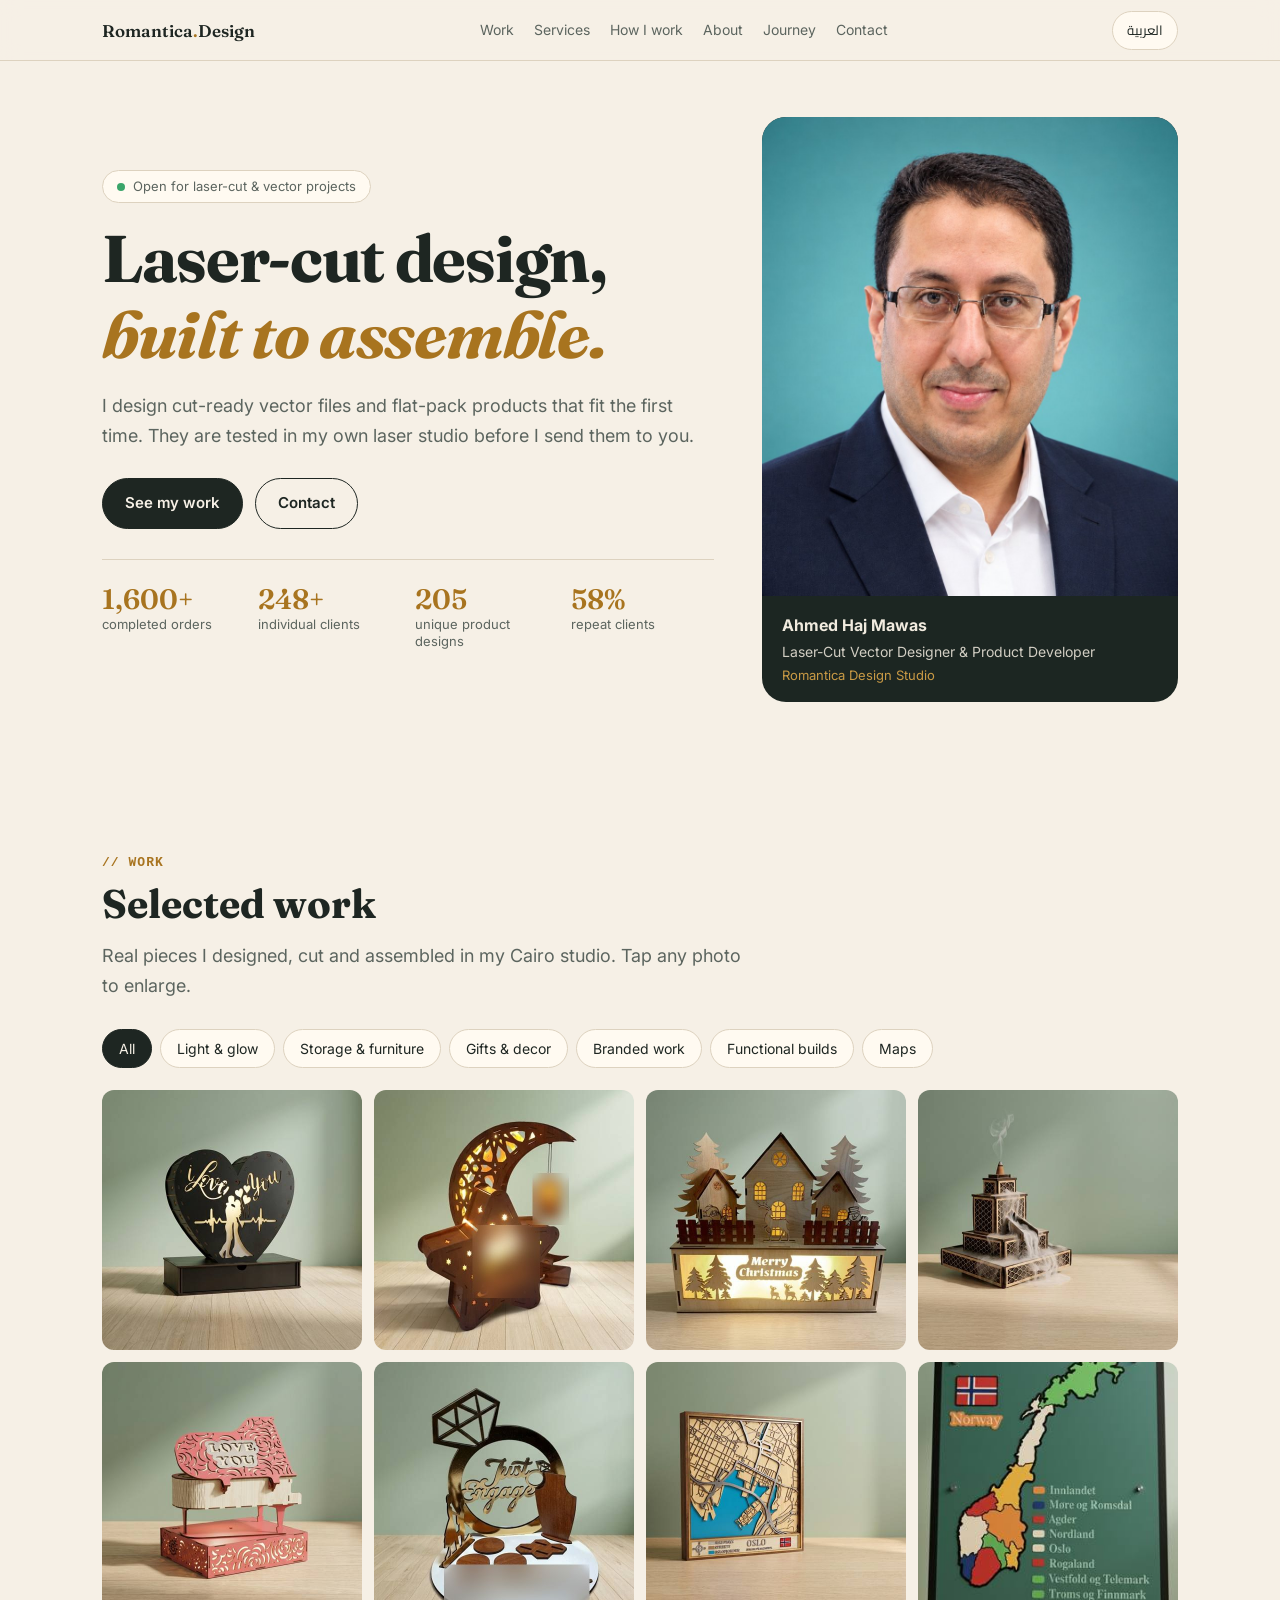
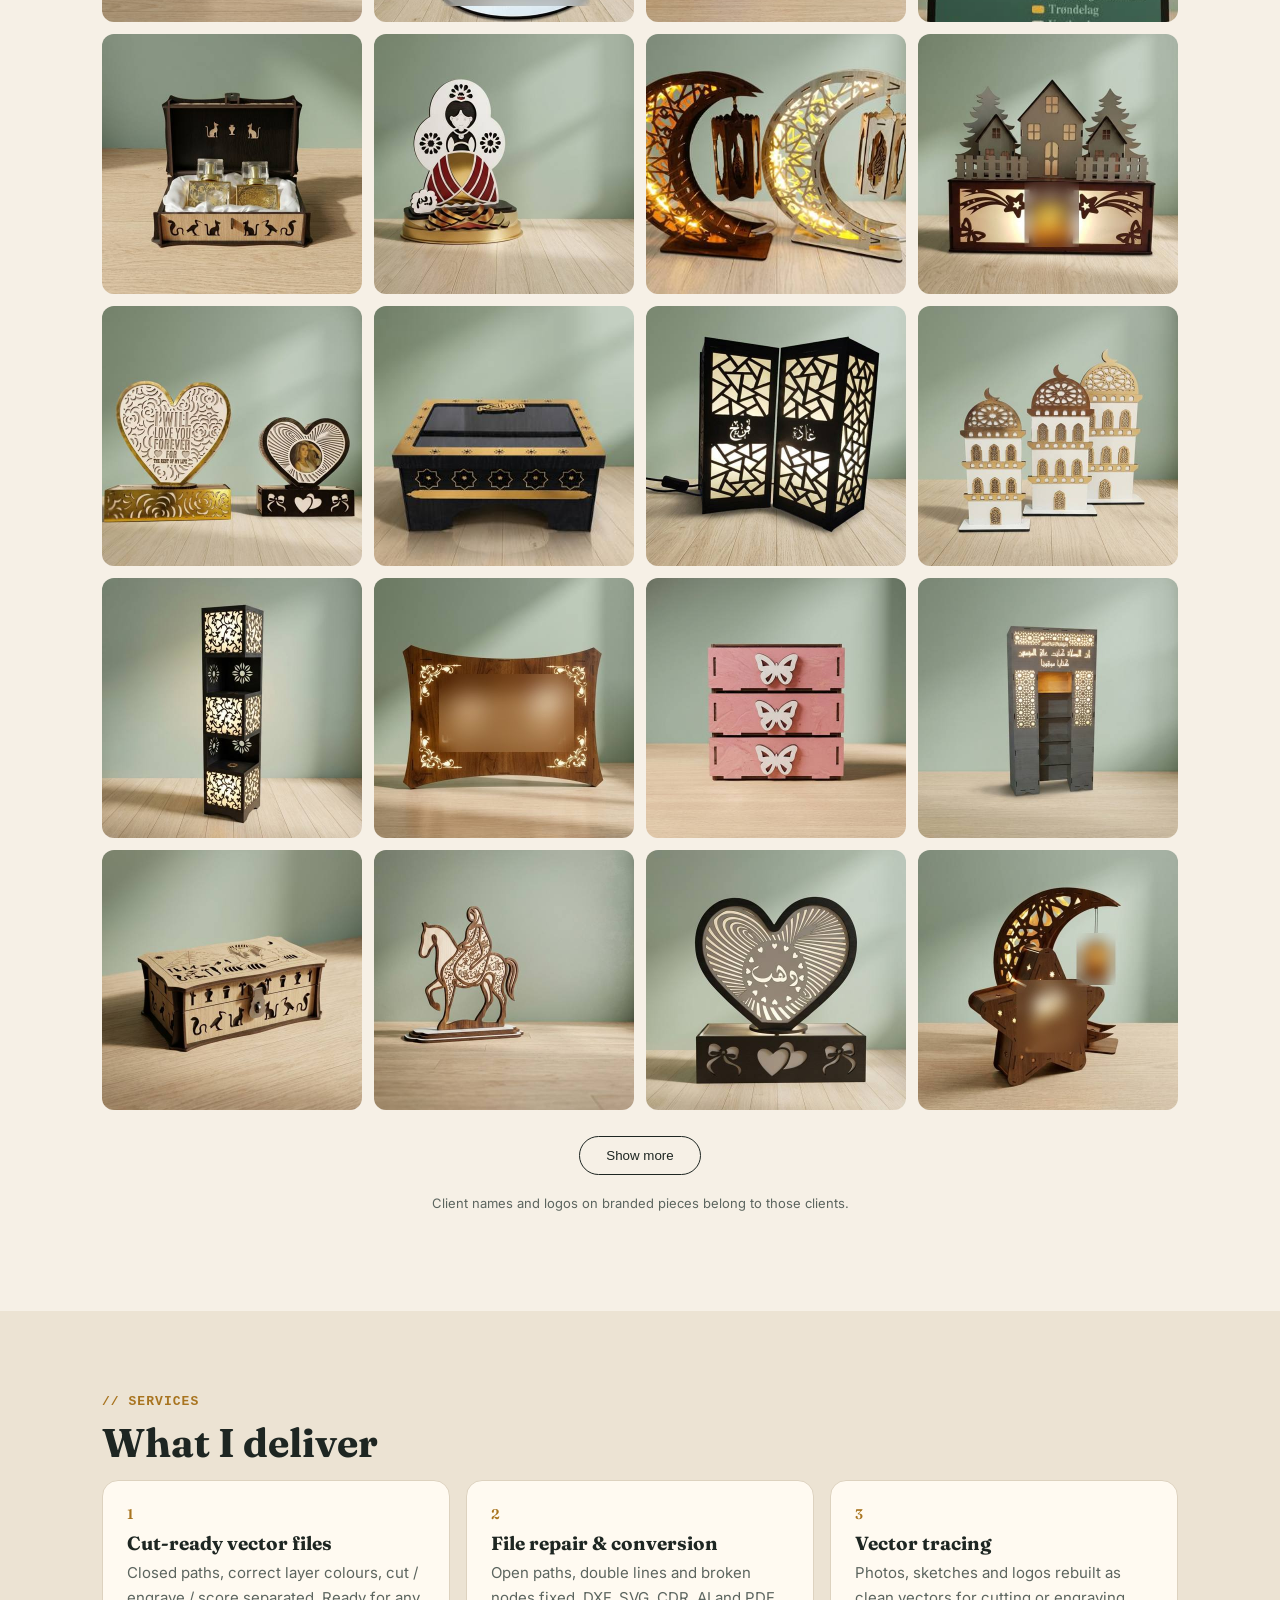
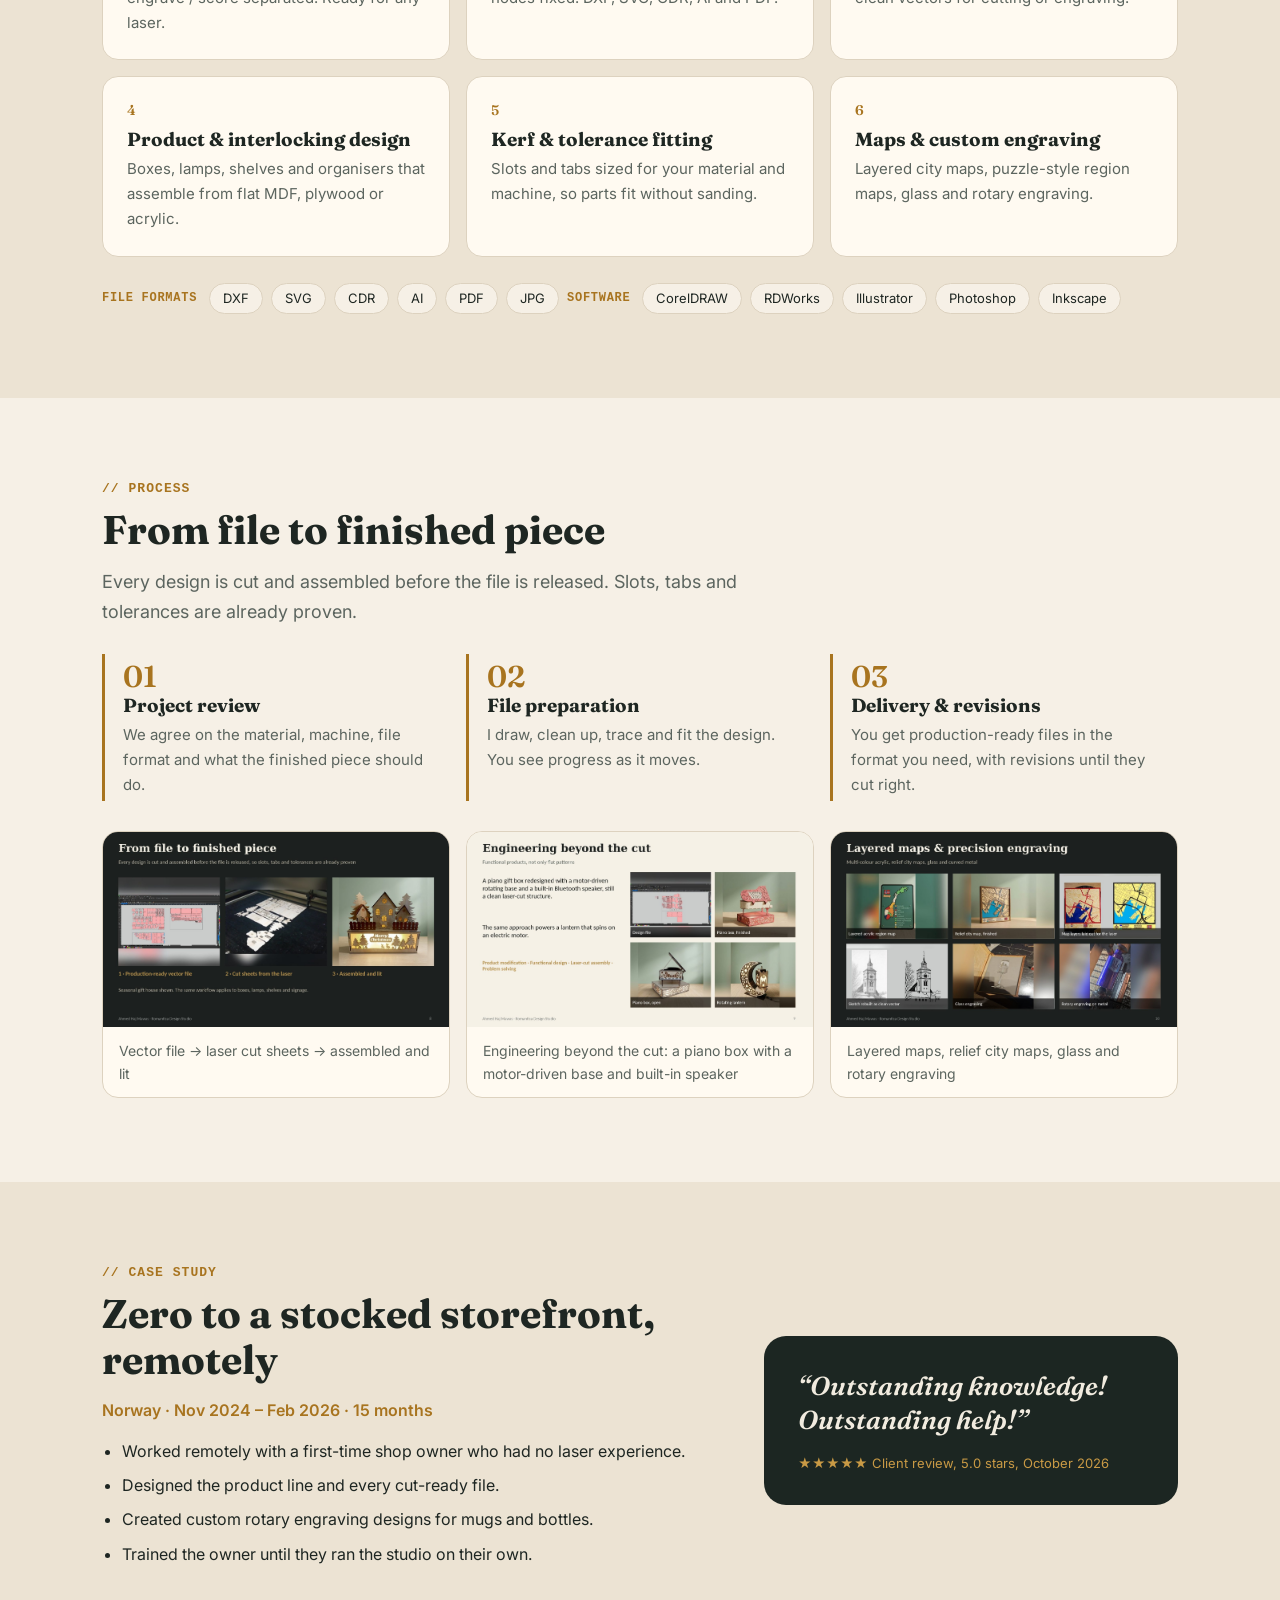
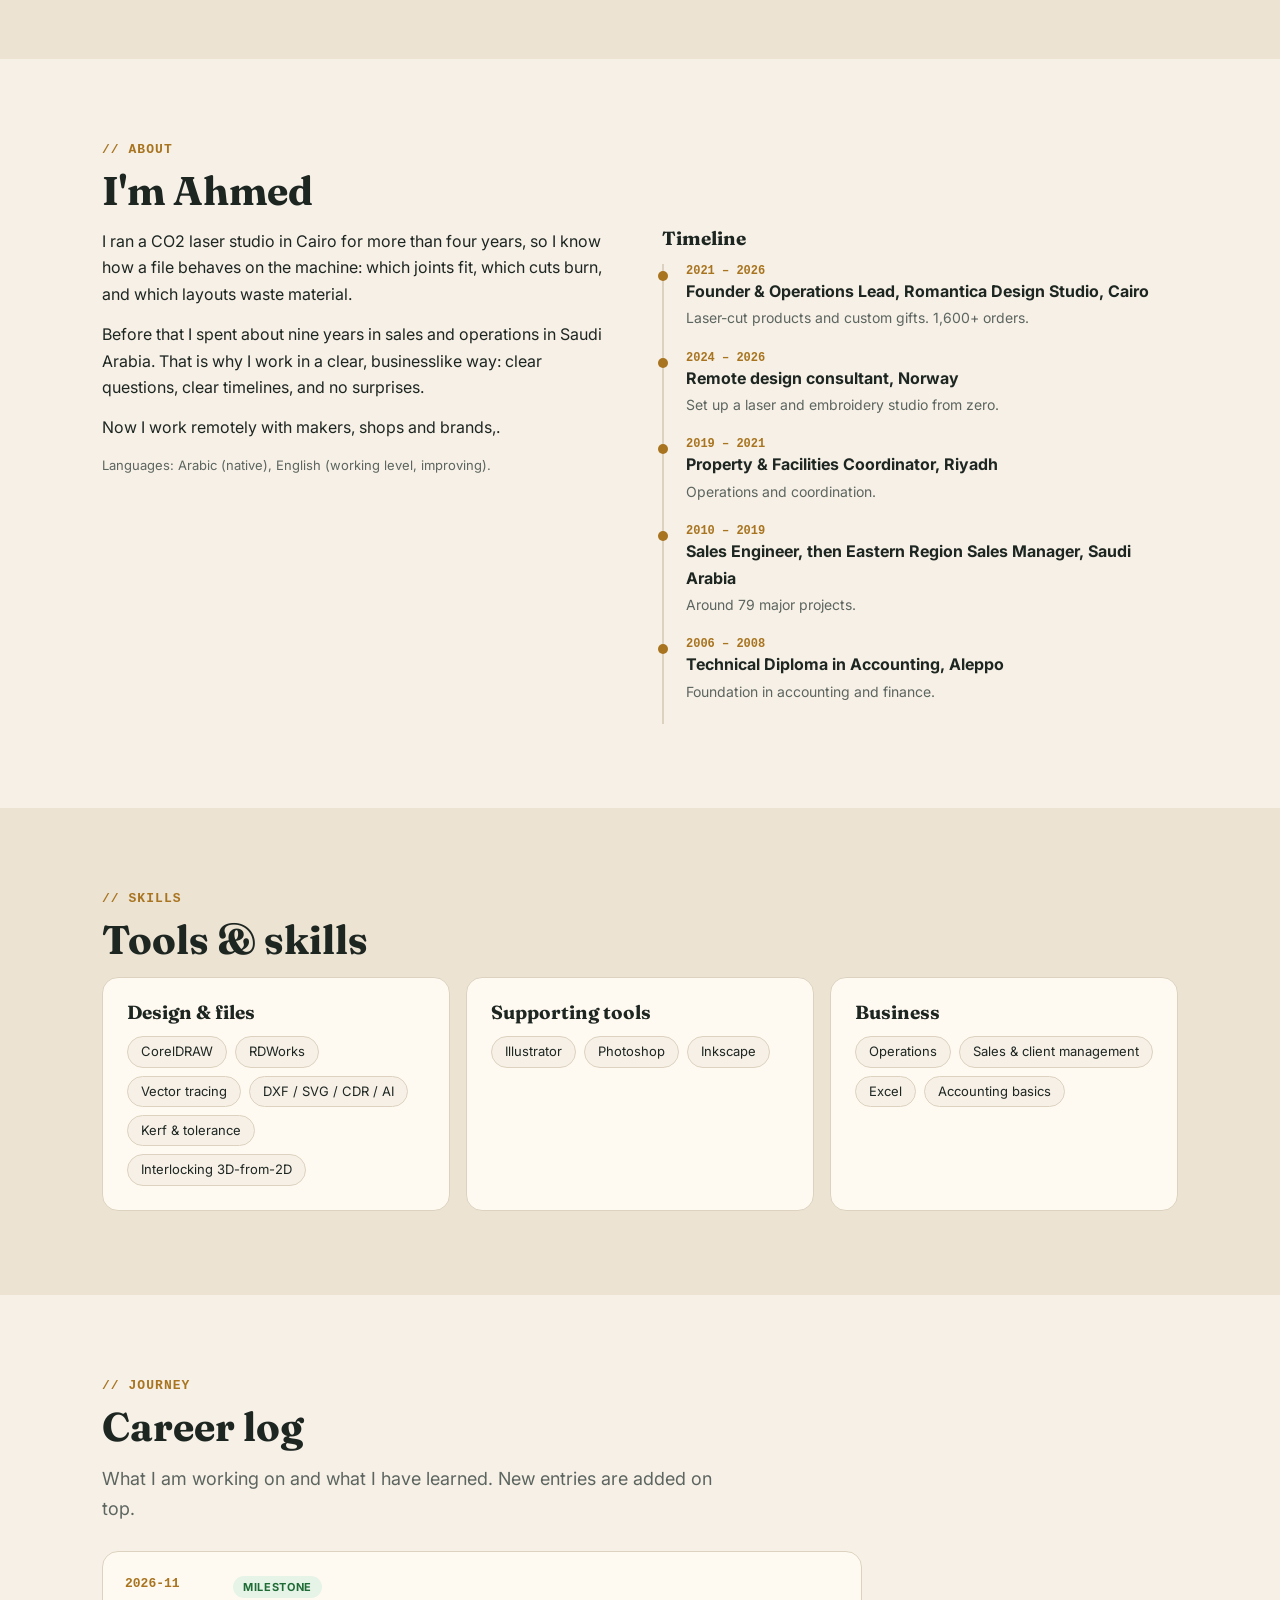
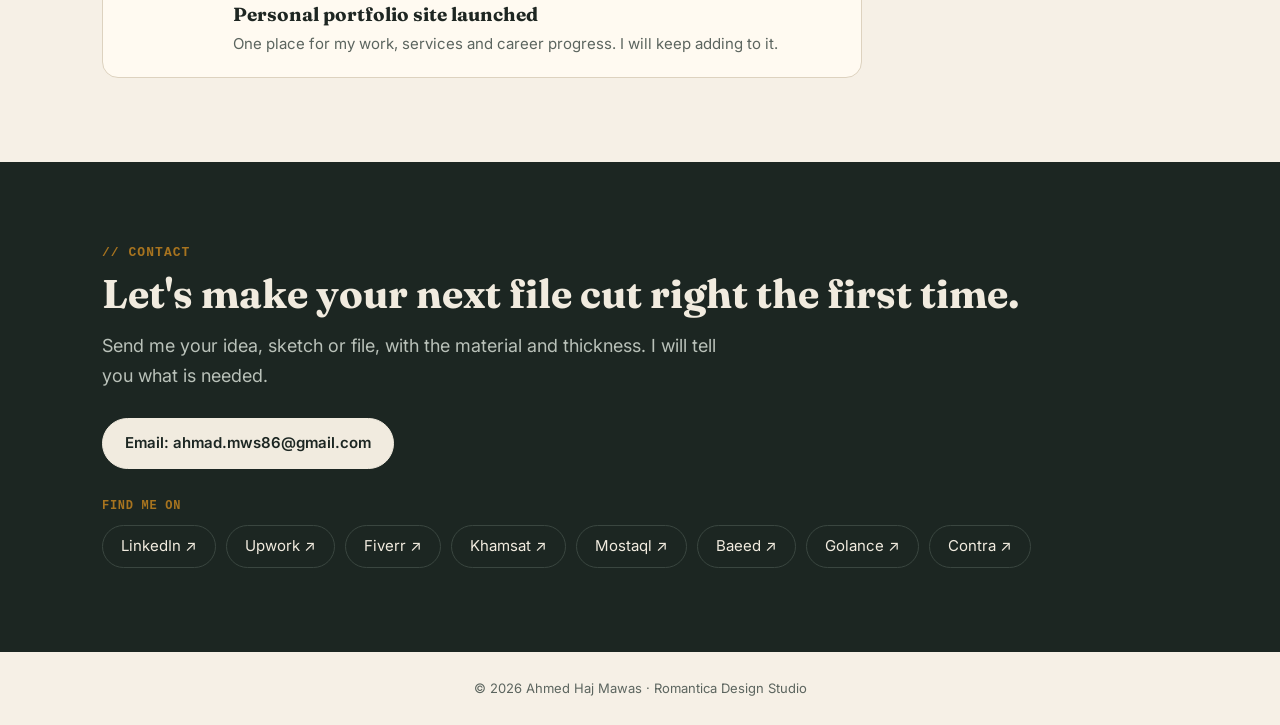
<file: index.html>
<!DOCTYPE html>
<html lang="en">
<head>
<meta charset="utf-8">
<meta name="viewport" content="width=device-width,initial-scale=1">
<title>Ahmed Haj Mawas — Laser-Cut Vector Designer</title>
<meta name="description" content="Laser-cut vector designer and product developer. Cut-ready files, flat-pack product design and tested assembly. Romantica Design Studio, Cairo.">
<link rel="preconnect" href="https://fonts.googleapis.com"><link rel="preconnect" href="https://fonts.gstatic.com" crossorigin>
<link href="https://fonts.googleapis.com/css2?family=Cairo:wght@400;600;700&family=Fraunces:ital,wght@0,500;0,600;1,600&family=Inter:wght@400;500;600&display=swap" rel="stylesheet">
<link rel="stylesheet" href="assets/css/style.css">
</head>
<body data-mode="full">
<header><div class="wrap"><a class="logo" href="#home">Romantica<span>.</span>Design</a><nav id="nav"></nav><button id="langBtn" type="button">العربية</button></div></header>
<main>
<section id="home"><div class="wrap" id="hero"></div></section>
<section id="work"><div class="wrap"><div id="workHead"></div><div id="filters"></div><div id="grid"></div><button id="more" type="button"></button><p class="small" id="workNote"></p></div></section>
<section id="services" class="alt"><div class="wrap" id="servicesBody"></div></section>
<section id="process"><div class="wrap" id="processBody"></div></section>
<section id="case" class="alt"><div class="wrap" id="caseBody"></div></section>
<section id="about"><div class="wrap" id="aboutBody"></div></section>
<section id="skills" class="alt"><div class="wrap" id="skillsBody"></div></section>
<section id="journey"><div class="wrap" id="journeyBody"></div></section>
<section id="contact"></section>
</main>
<footer><div class="wrap" id="foot"></div></footer>
<div id="box"><button id="boxClose" type="button" aria-label="Close">×</button><button id="boxPrev" type="button" aria-label="Previous">‹</button><img id="boxImg" alt=""><button id="boxNext" type="button" aria-label="Next">›</button><span id="boxCount"></span></div>
<script src="assets/js/content.js"></script><script src="assets/js/main.js"></script>
</body></html>
</file>
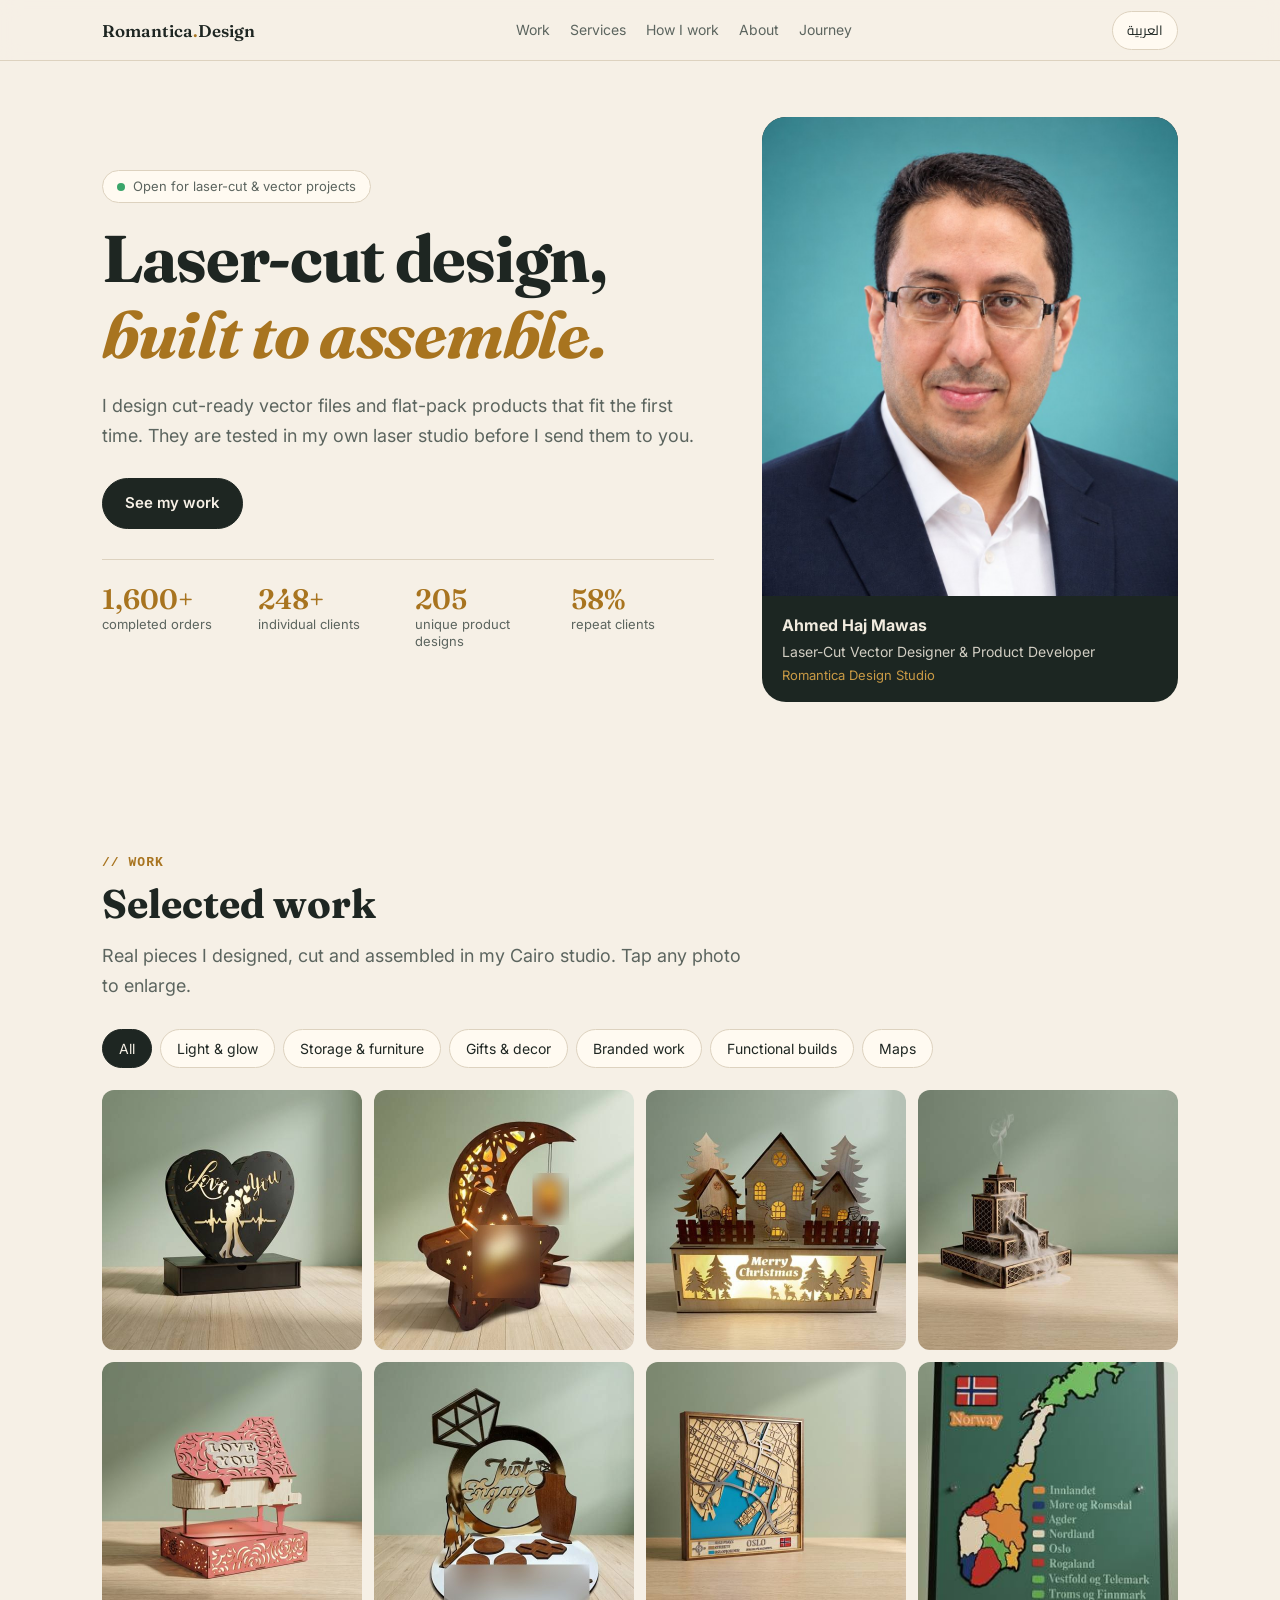
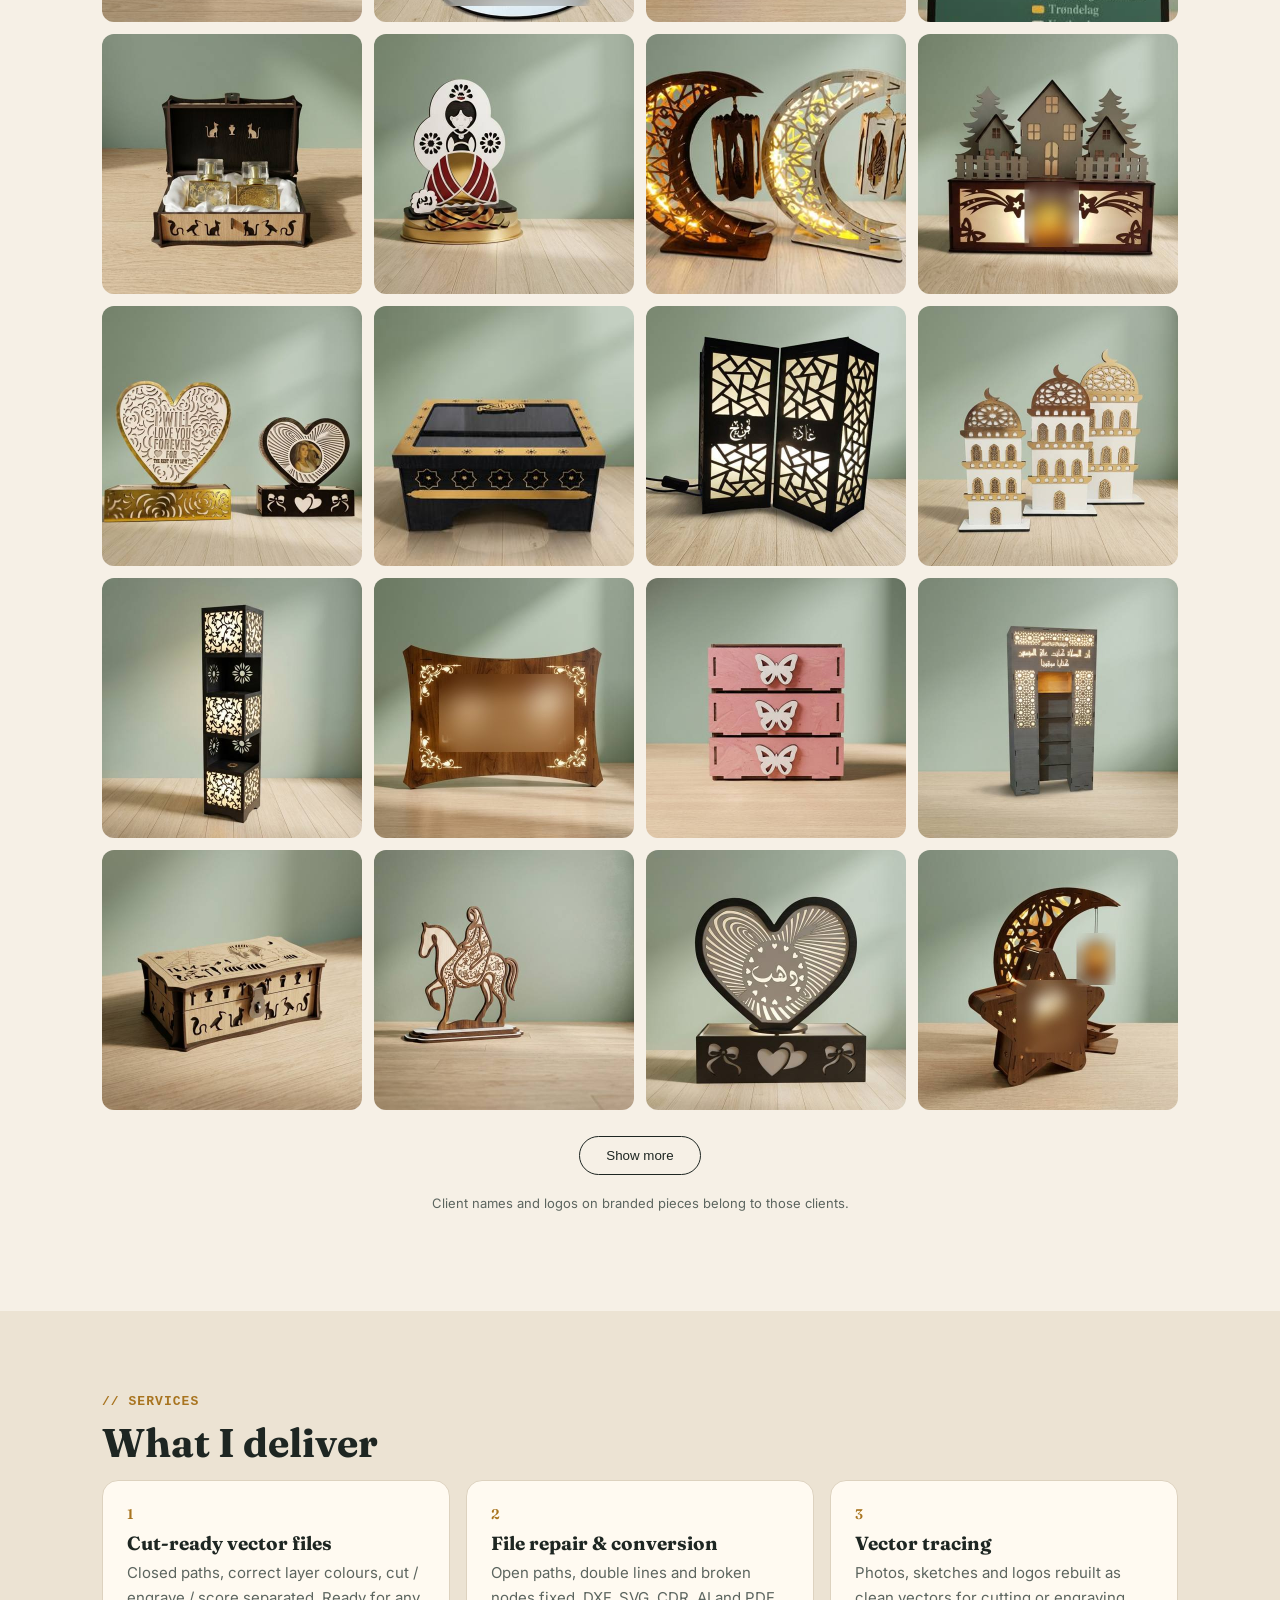
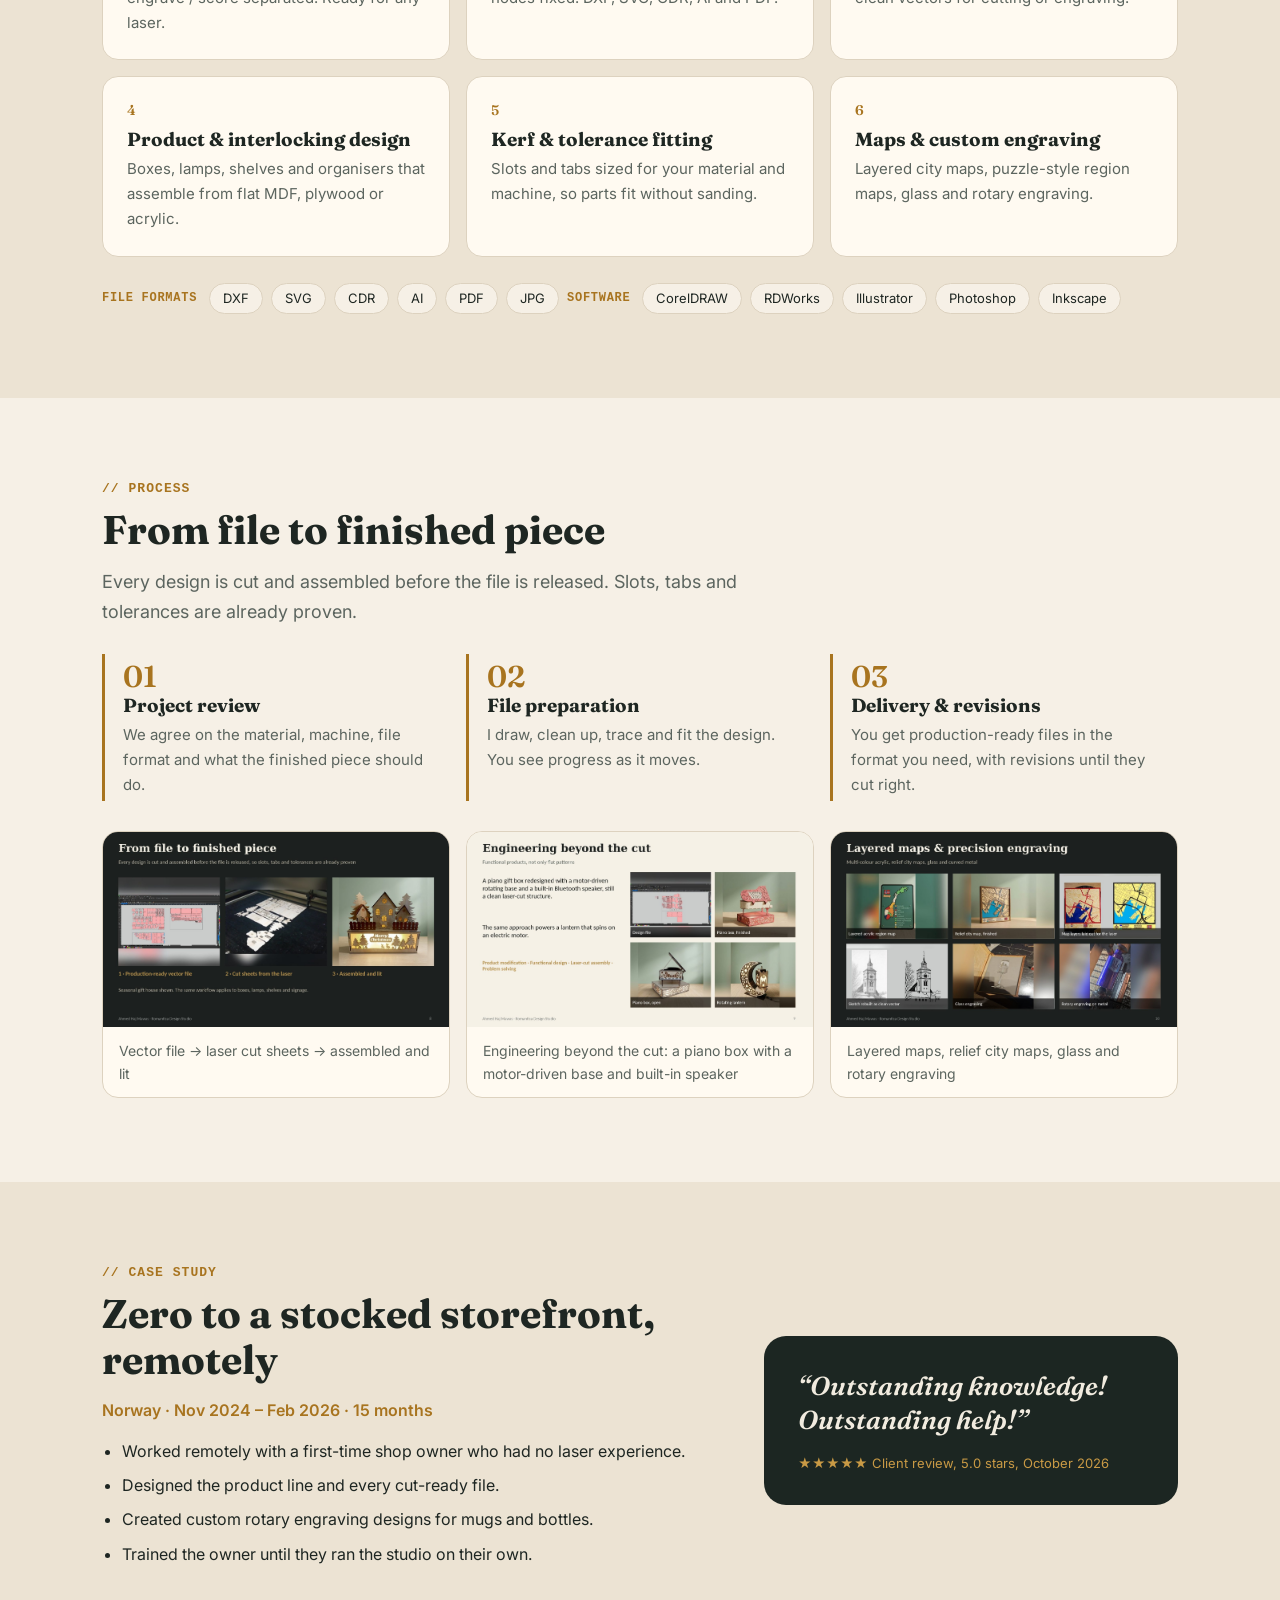
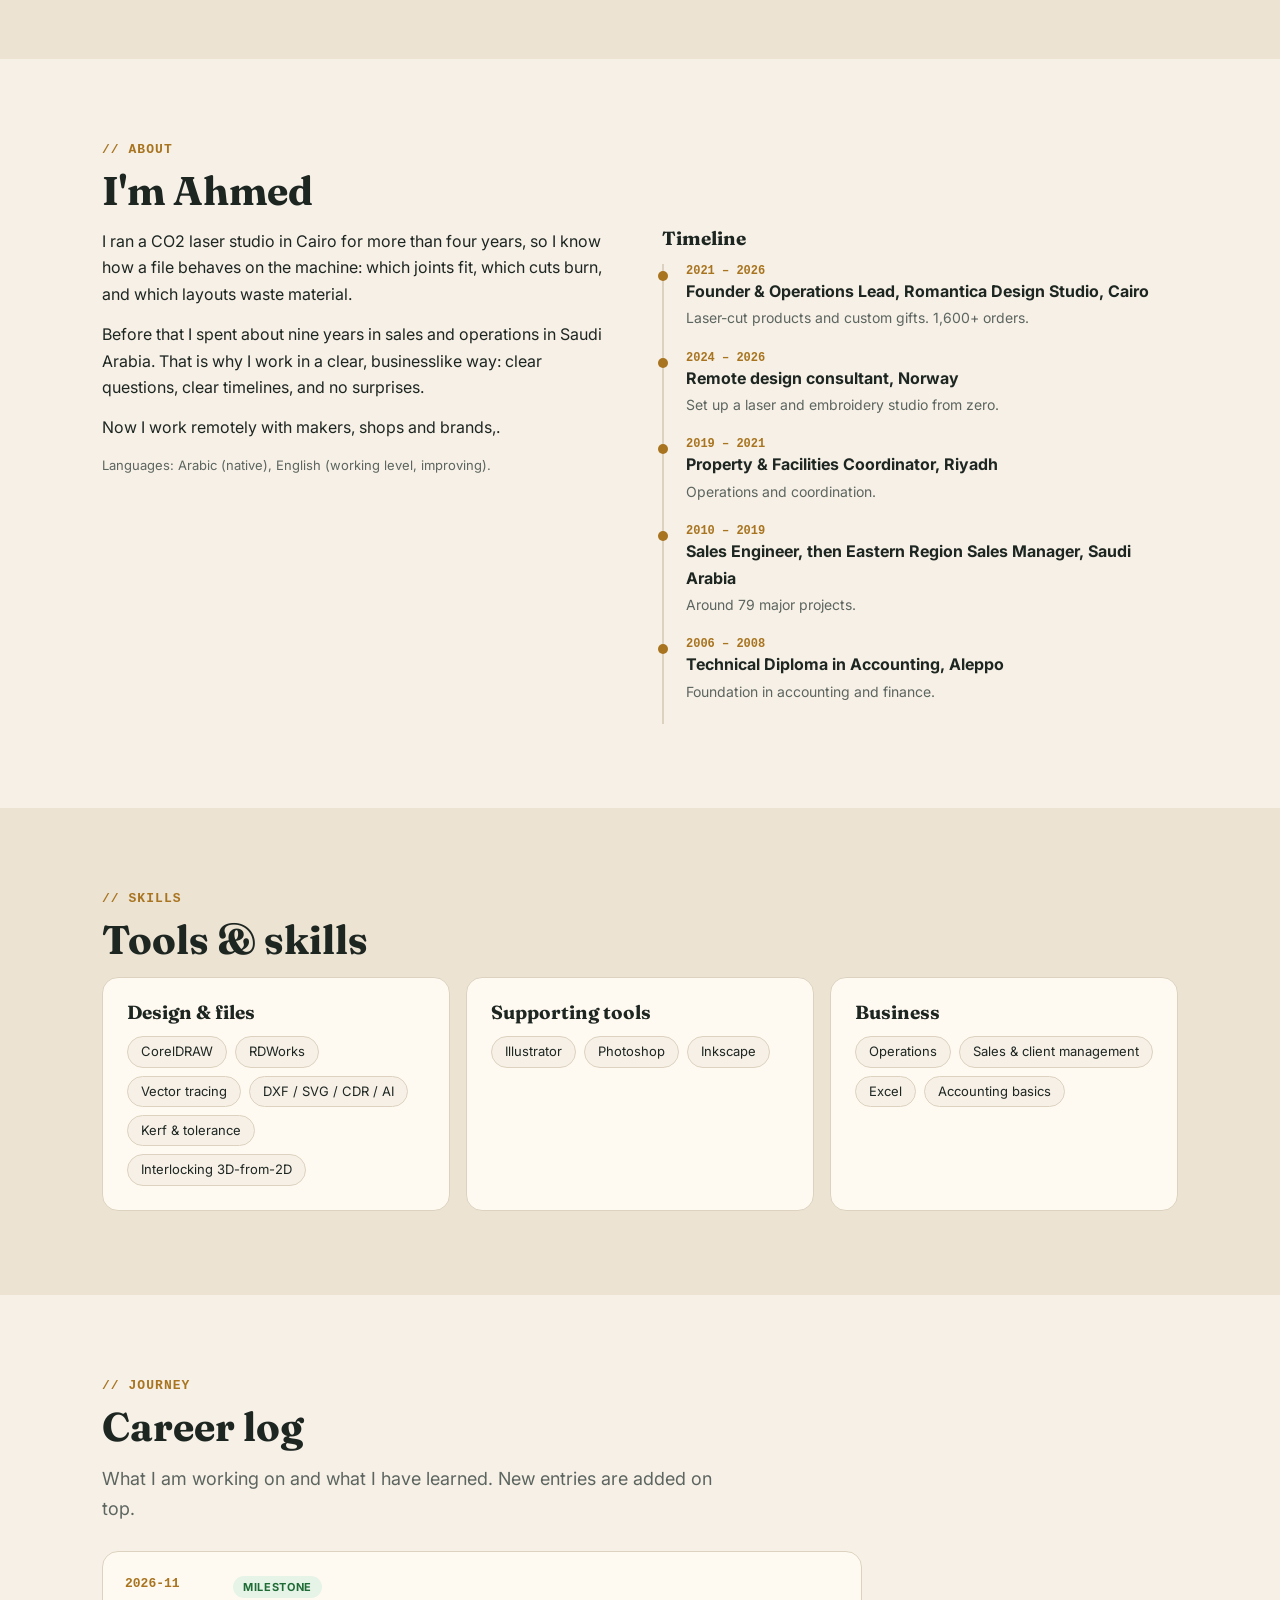
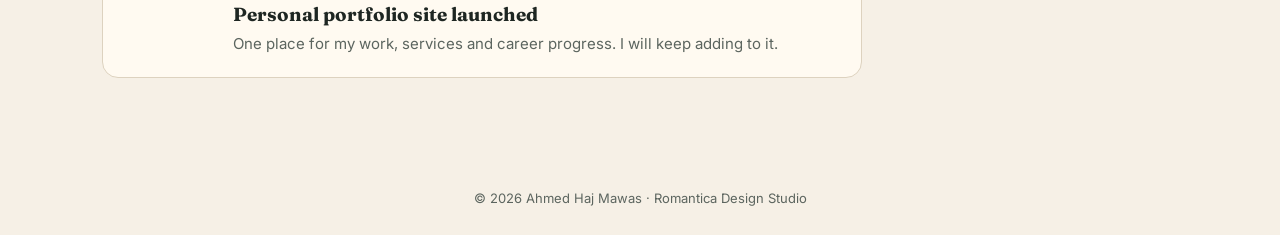
<file: showcase.html>
<!DOCTYPE html>
<html lang="en">
<head>
<meta charset="utf-8">
<meta name="viewport" content="width=device-width,initial-scale=1">
<title>Ahmed Haj Mawas — Laser-Cut Vector Designer</title>
<meta name="description" content="Laser-cut vector designer and product developer. Cut-ready files, flat-pack product design and tested assembly. Romantica Design Studio, Cairo.">
<link rel="preconnect" href="https://fonts.googleapis.com"><link rel="preconnect" href="https://fonts.gstatic.com" crossorigin>
<link href="https://fonts.googleapis.com/css2?family=Cairo:wght@400;600;700&family=Fraunces:ital,wght@0,500;0,600;1,600&family=Inter:wght@400;500;600&display=swap" rel="stylesheet">
<link rel="stylesheet" href="assets/css/style.css">
<meta name="robots" content="noindex">
</head>
<body data-mode="clean">
<header><div class="wrap"><a class="logo" href="#home">Romantica<span>.</span>Design</a><nav id="nav"></nav><button id="langBtn" type="button">العربية</button></div></header>
<main>
<section id="home"><div class="wrap" id="hero"></div></section>
<section id="work"><div class="wrap"><div id="workHead"></div><div id="filters"></div><div id="grid"></div><button id="more" type="button"></button><p class="small" id="workNote"></p></div></section>
<section id="services" class="alt"><div class="wrap" id="servicesBody"></div></section>
<section id="process"><div class="wrap" id="processBody"></div></section>
<section id="case" class="alt"><div class="wrap" id="caseBody"></div></section>
<section id="about"><div class="wrap" id="aboutBody"></div></section>
<section id="skills" class="alt"><div class="wrap" id="skillsBody"></div></section>
<section id="journey"><div class="wrap" id="journeyBody"></div></section>
<section id="contact"></section>
</main>
<footer><div class="wrap" id="foot"></div></footer>
<div id="box"><button id="boxClose" type="button" aria-label="Close">×</button><button id="boxPrev" type="button" aria-label="Previous">‹</button><img id="boxImg" alt=""><button id="boxNext" type="button" aria-label="Next">›</button><span id="boxCount"></span></div>
<script src="assets/js/content.js"></script><script src="assets/js/main.js"></script>
</body></html>
</file>
<file: assets/css/style.css>
:root{--bg:#f6f0e6;--bg2:#ece3d3;--ink:#1e2622;--mut:#5c655f;--line:#ddd2bf;--brass:#a8741f;--brass2:#c99a45;--dark:#1c2622;--card:#fffaf1;--r:16px;
--ff:"Inter","Segoe UI",system-ui,sans-serif;--fh:"Fraunces",Georgia,"Times New Roman",serif}
@media (prefers-color-scheme:dark){:root{--bg:#141a17;--bg2:#1a221e;--ink:#f1ebdf;--mut:#a9b1a9;--line:#2c3732;--brass:#d4a24c;--brass2:#e2b866;--dark:#0f1412;--card:#1b2420}}
*{box-sizing:border-box}html{scroll-behavior:smooth;scroll-padding-top:70px}
body{margin:0;background:var(--bg);color:var(--ink);font:16px/1.65 var(--ff)}
html[lang=ar] body{font-family:"Cairo","Segoe UI",Tahoma,sans-serif}
html[lang=ar] h1,html[lang=ar] h2,html[lang=ar] h3{font-family:"Cairo",sans-serif}
body.lock{overflow:hidden}img{max-width:100%;display:block}a{color:inherit}
.wrap{max-width:1120px;margin:0 auto;padding:0 22px}
header{position:sticky;top:0;z-index:20;background:color-mix(in srgb,var(--bg) 88%,transparent);backdrop-filter:blur(10px);border-bottom:1px solid var(--line)}
header .wrap{display:flex;align-items:center;justify-content:space-between;height:60px;gap:14px}
.logo{font:600 17px var(--fh);text-decoration:none;white-space:nowrap}.logo span{color:var(--brass)}
nav{display:flex;gap:20px;overflow-x:auto;scrollbar-width:none}nav a{text-decoration:none;color:var(--mut);font-size:14px;white-space:nowrap}nav a:hover{color:var(--ink)}
#langBtn{border:1px solid var(--line);background:var(--card);color:var(--ink);border-radius:99px;padding:6px 14px;cursor:pointer;font:600 13px inherit;font-family:"Cairo",var(--ff)}
section{padding:84px 0}.alt{background:var(--bg2)}
.kick{color:var(--brass);font:600 13px/1 monospace;letter-spacing:.08em;margin:0 0 12px;unicode-bidi:plaintext}
h1,h2,h3{font-family:var(--fh);line-height:1.15;margin:0}h2{font-size:clamp(28px,4vw,40px);margin-bottom:14px}h3{font-size:19px;margin-bottom:6px}
.lead{color:var(--mut);font-size:18px;max-width:640px;margin:0 0 28px}
#home{padding:56px 0 70px}#hero{display:grid;grid-template-columns:1.25fr .85fr;gap:48px;align-items:center}
h1{font-size:clamp(38px,6vw,66px);letter-spacing:-.02em;margin:18px 0}h1 em{color:var(--brass);font-style:italic}
.badge{display:inline-block;border:1px solid var(--line);background:var(--card);border-radius:99px;padding:5px 14px;font-size:13px;color:var(--mut)}
.badge:before{content:"";display:inline-block;width:8px;height:8px;border-radius:50%;background:#3aa56a;margin-inline-end:8px}
.btns{display:flex;flex-wrap:wrap;gap:12px;margin:6px 0 30px}
.btn{display:inline-block;padding:12px 22px;border-radius:99px;border:1px solid var(--ink);text-decoration:none;font-weight:600;font-size:15px}
.btn.pri{background:var(--ink);color:var(--bg)}.btn:hover{transform:translateY(-1px)}
.stats{display:grid;grid-template-columns:repeat(4,1fr);gap:14px;border-top:1px solid var(--line);padding-top:22px}
.stats b{display:block;font:600 28px var(--fh);color:var(--brass)}.stats span{font-size:13px;color:var(--mut);line-height:1.3;display:block}
.hero-card{background:var(--dark);border-radius:24px;overflow:hidden;color:#f1ebdf}
.hero-card img{width:100%;aspect-ratio:4/4.6;object-fit:cover;object-position:top}
.hero-card div{padding:16px 20px;display:grid;gap:2px}.hero-card span{font-size:14px;opacity:.85}.hero-card em{font-style:normal;color:var(--brass2);font-size:13px}
.chips,#filters{display:flex;flex-wrap:wrap;gap:8px;margin-bottom:22px}
.chip{border:1px solid var(--line);background:var(--card);color:var(--ink);border-radius:99px;padding:7px 16px;cursor:pointer;font:inherit;font-size:14px}
.chip.on{background:var(--ink);color:var(--bg);border-color:var(--ink)}
#grid{display:grid;grid-template-columns:repeat(auto-fill,minmax(210px,1fr));gap:12px}
.tile{padding:0;border:0;background:var(--bg2);border-radius:12px;overflow:hidden;cursor:zoom-in;aspect-ratio:1}
.tile img{width:100%;height:100%;object-fit:cover;transition:transform .35s}.tile:hover img{transform:scale(1.05)}
#more{display:block;margin:26px auto 0;padding:11px 26px;border-radius:99px;border:1px solid var(--ink);background:none;color:var(--ink);cursor:pointer;font:600 15px inherit}
.small{font-size:13px;color:var(--mut)}#workNote{margin-top:18px;text-align:center}
.cards{display:grid;grid-template-columns:repeat(auto-fit,minmax(290px,1fr));gap:16px}
.card{background:var(--card);border:1px solid var(--line);border-radius:var(--r);padding:24px}
.card i{font:600 14px var(--fh);font-style:normal;color:var(--brass);display:block;margin-bottom:10px}.card p{margin:0;color:var(--mut);font-size:15px}
.pills{display:flex;flex-wrap:wrap;gap:8px;align-items:center;margin-top:12px}
.pill{border:1px solid var(--line);background:var(--bg);border-radius:99px;padding:4px 13px;font-size:13px}.pill.link{background:var(--card);text-decoration:none;font-size:15px;padding:8px 18px}.pill.link:hover{border-color:var(--brass)}
.pl{font:600 12px monospace;color:var(--brass);margin-inline-end:4px;text-transform:uppercase;letter-spacing:.06em}.cards+.pills{margin-top:26px}
.steps{display:grid;grid-template-columns:repeat(auto-fit,minmax(240px,1fr));gap:16px;margin-bottom:30px}
.step{border-inline-start:3px solid var(--brass);padding:4px 18px}.step b{font:600 30px var(--fh);color:var(--brass)}.step p{margin:0;color:var(--mut);font-size:15px}
.slides{display:grid;grid-template-columns:repeat(auto-fit,minmax(320px,1fr));gap:16px}
figure{margin:0;background:var(--card);border:1px solid var(--line);border-radius:var(--r);overflow:hidden}figcaption{padding:12px 16px;font-size:14px;color:var(--mut)}
#caseBody{display:grid;grid-template-columns:1.2fr .8fr;gap:40px;align-items:center}
#caseBody ul{padding-inline-start:20px;margin:0}#caseBody li{margin:8px 0}.meta{color:var(--brass);font-weight:600;margin:0 0 14px}
blockquote{margin:0;background:var(--dark);color:#f1ebdf;border-radius:22px;padding:34px;font:italic 600 26px/1.3 var(--fh);direction:ltr}
blockquote cite{display:block;font:normal 13px var(--ff);color:var(--brass2);margin-top:18px}
.two{display:grid;grid-template-columns:1fr 1fr;gap:44px}.two p{margin:0 0 14px}
.tl{list-style:none;padding:0;margin:14px 0 0;border-inline-start:2px solid var(--line)}
.tl li{padding:0 0 20px 22px;padding-inline:22px 0;position:relative}.tl li:before{content:"";position:absolute;inset-inline-start:-6px;top:7px;width:10px;height:10px;border-radius:50%;background:var(--brass)}
.tl time{display:block;font:600 12px monospace;color:var(--brass)}.tl b{display:block}.tl span{color:var(--mut);font-size:14px}
.log{display:grid;gap:14px;max-width:760px}.entry{display:grid;grid-template-columns:90px 1fr;gap:18px;background:var(--card);border:1px solid var(--line);border-radius:var(--r);padding:20px 22px}
.entry time{font:600 13px monospace;color:var(--brass);padding-top:4px}.entry p{margin:0;color:var(--mut);font-size:15px}
.tag{display:inline-block;font-size:11px;font-weight:700;text-transform:uppercase;letter-spacing:.06em;padding:2px 10px;border-radius:99px;margin-bottom:6px;background:var(--bg2)}
.tag.learning{background:#e4eefc;color:#1d4e9e}.tag.milestone{background:#e6f4e8;color:#1f6b35}.tag.work{background:#f6e8cf;color:#8a5a0b}
#contact{background:var(--dark);color:#f1ebdf}#contact .lead{color:#b9c1b9}#contact .btn{border-color:#f1ebdf;color:#f1ebdf}#contact .btn.pri{background:#f1ebdf;color:#1c2622}
#contact .pill.link{background:transparent;color:#f1ebdf;border-color:#3a4640}
footer{padding:26px 0;text-align:center;font-size:13px;color:var(--mut)}
#box{position:fixed;inset:0;z-index:50;background:rgba(10,14,12,.92);display:none;align-items:center;justify-content:center}#box.open{display:flex}
#boxImg{max-width:92vw;max-height:86vh;border-radius:10px}
#box button{position:absolute;background:rgba(255,255,255,.14);border:0;color:#fff;width:46px;height:46px;border-radius:50%;font-size:22px;cursor:pointer}
#boxClose{top:16px;inset-inline-end:16px}#boxPrev{left:14px}#boxNext{right:14px}#boxCount{position:absolute;bottom:14px;color:#ddd;font-size:13px}
@media(max-width:820px){#hero,#caseBody,.two{grid-template-columns:1fr}.hero-card{max-width:380px}.stats{grid-template-columns:repeat(2,1fr)}section{padding:60px 0}.entry{grid-template-columns:1fr;gap:4px}nav{display:none}}
.plat{display:flex;flex-wrap:wrap;gap:10px;margin-top:10px}.plat .pill.link{white-space:nowrap}
</file>
